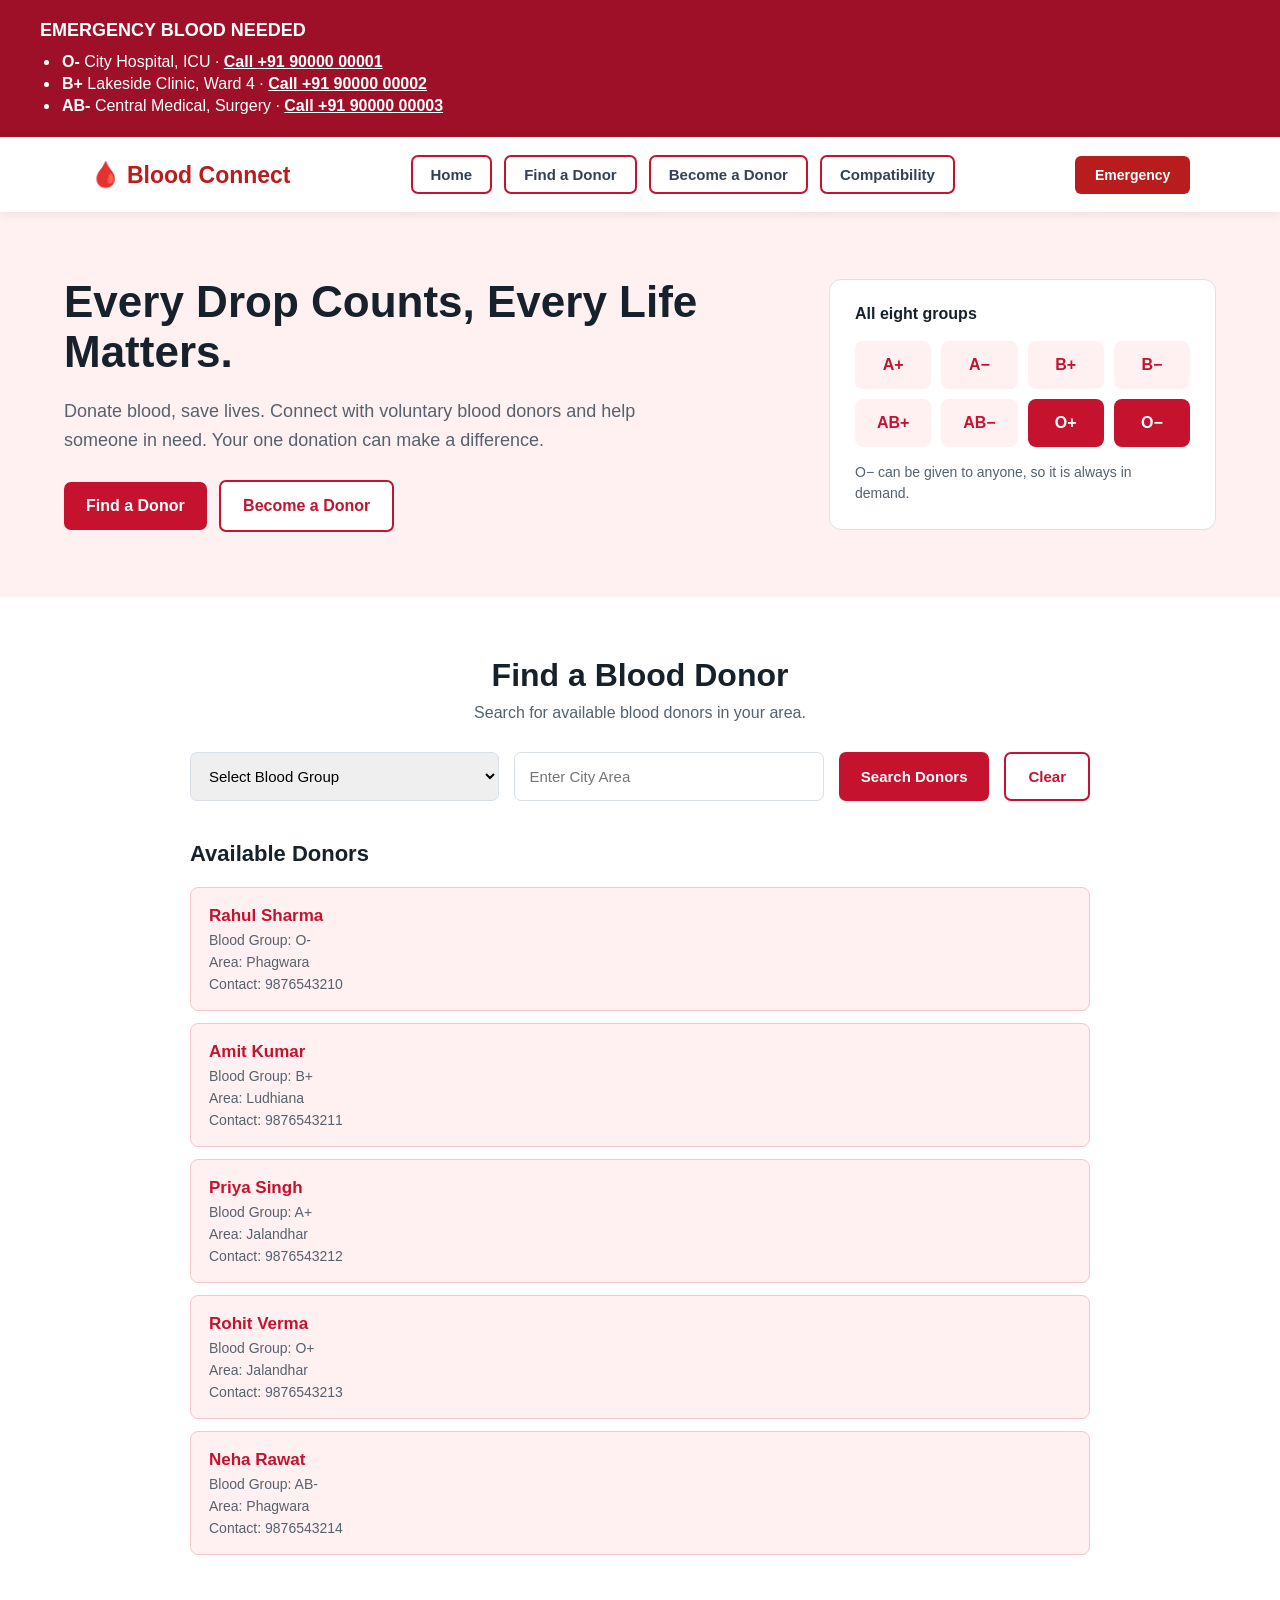
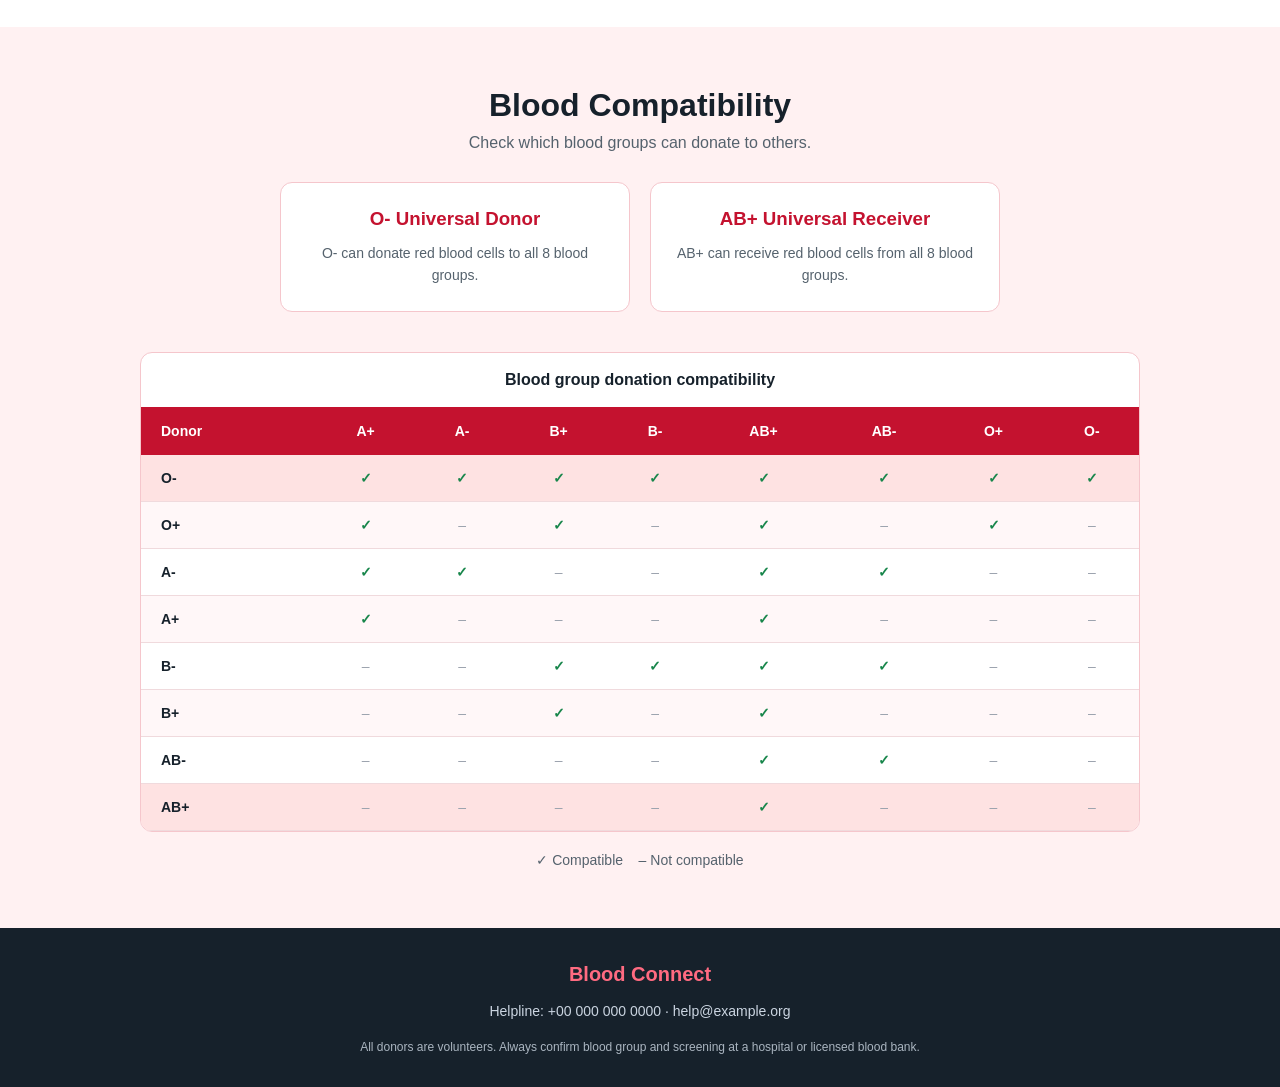
<file: index.html>
<!DOCTYPE html>
<html lang="en">

<head>
    <meta charset="UTF-8">
    <meta name="viewport" content="width=device-width, initial-scale=1.0">
    <title>Blood Connect</title>
    <link rel="stylesheet" href="style.css">
</head>

<body>

    <!-- Emergency Blood Request Section -->
    <section class="emergency" id="emergency">

        <div class="emergency-inner">

            <p class="emergency-label">
                EMERGENCY BLOOD NEEDED
            </p>

            <ul class="emergency-list">

                <li>
                    <strong>O-</strong>
                    City Hospital, ICU ·
                    <a href="tel:+919000000001">Call +91 90000 00001</a>
                </li>

                <li>
                    <strong>B+</strong>
                    Lakeside Clinic, Ward 4 ·
                    <a href="tel:+919000000002">Call +91 90000 00002</a>
                </li>

                <li>
                    <strong>AB-</strong>
                    Central Medical, Surgery ·
                    <a href="tel:+919000000003">Call +91 90000 00003</a>
                </li>

            </ul>

        </div>

    </section>

    <!-- Navigation Bar -->
    <header>
        <nav class="navbar">

            <!-- Website Logo -->
            <div class="logo">
                <span>🩸</span> Blood Connect
            </div>

            <!-- Navigation Links -->
            <ul class="nav-links">
                <li><a href="#home">Home</a></li>
                <li><a href="#find-donor">Find a Donor</a></li>
                <li><a href="register.html">Become a Donor</a></li>
                <li><a href="#compatibility">Compatibility</a></li>
            </ul>

            <!-- Emergency Button -->
            <a href="#emergency" class="emergency-btn">
                Emergency
            </a>

        </nav>
    </header>

    <!-- Main Content -->
    <main>

        <!-- Home Section -->
        <section class="home" id="home">

            <div class="home-text">

                <h1>Every Drop Counts, Every Life Matters.</h1>

                <p>Donate blood, save lives. Connect with voluntary blood donors
                    and help someone in need. Your one donation can make a difference.</p>

                <div class="home-buttons">

                    <a class="btn1" href="#find-donor">Find a Donor</a>

                    <a class="btn2" href="register.html">Become a Donor</a>

                </div>

            </div>

            <div class="home-types" aria-label="Blood groups">

                <p class="home-types-title">All eight groups</p>

                <ul class="type-grid">
                    <li>A+</li>
                    <li>A&minus;</li>
                    <li>B+</li>
                    <li>B&minus;</li>
                    <li>AB+</li>
                    <li>AB&minus;</li>
                    <li class="o">O+</li>
                    <li class="o">O&minus;</li>
                </ul>

                <p class="home-types-note">O&minus; can be given to anyone, so it is always in demand.</p>

            </div>

        </section>

        <!-- Find Donor Section -->
        <section class="find-donor" id="find-donor">

            <h2>Find a Blood Donor</h2>

            <p>Search for available blood donors in your area.</p>

            <form class="search-form" id="search-form">

                <select name="blood-group" id="blood-group">
                    <option value="">Select Blood Group</option>
                    <option value="A+">A+</option>
                    <option value="A-">A-</option>
                    <option value="B+">B+</option>
                    <option value="B-">B-</option>
                    <option value="AB+">AB+</option>
                    <option value="AB-">AB-</option>
                    <option value="O+">O+</option>
                    <option value="O-">O-</option>
                </select>

                <input type="text" name="city-area" id="city-area" placeholder="Enter City Area">

                <button type="submit">Search Donors</button>
                <button type="reset">Clear</button>

            </form>

            <!-- Donor Search Results -->
            <div class="donor-results" id="donor-results">

                <h3>Available Donors</h3>

                <ul class="donor-list" id="donor-list">

                    <!-- JavaScript will add donor details here -->
                    <li>
                        <strong>Rahul Sharma</strong>
                        <p>Blood Group: O-</p>
                        <p>Area: Phagwara</p>
                        <p>Contact: 9876543210</p>
                    </li>

                    <li>
                        <strong>Amit Kumar</strong>
                        <p>Blood Group: B+</p>
                        <p>Area: Ludhiana</p>
                        <p>Contact: 9876543211</p>
                    </li>

                    <li>
                        <strong>Priya Singh</strong>
                        <p>Blood Group: A+</p>
                        <p>Area: Jalandhar</p>
                        <p>Contact: 9876543212</p>
                    </li>

                    <li>
                        <strong>Rohit Verma</strong>
                        <p>Blood Group: O+</p>
                        <p>Area: Jalandhar</p>
                        <p>Contact: 9876543213</p>
                    </li>

                    <li>
                        <strong>Neha Rawat</strong>
                        <p>Blood Group: AB-</p>
                        <p>Area: Phagwara</p>
                        <p>Contact: 9876543214</p>
                    </li>

                </ul>

            </div>

        </section>

        <!-- Blood Compatibility Section -->
        <section class="compatibility" id="compatibility">

            <h2>Blood Compatibility</h2>

            <p>Check which blood groups can donate to others.</p>

            <!-- Universal Donor and Receiver -->
            <div class="universal">

                <div class="u-card">
                    <h3>O- Universal Donor</h3>
                    <p>O- can donate red blood cells to all 8 blood groups.</p>
                </div>

                <div class="u-card">
                    <h3>AB+ Universal Receiver</h3>
                    <p>AB+ can receive red blood cells from all 8 blood groups.</p>
                </div>

            </div>

            <!-- Compatibility Table -->
            <div class="table-wrap">

                <table>

                    <caption>Blood group donation compatibility</caption>

                    <thead>
                        <tr>
                            <th>Donor</th>
                            <th>A+</th>
                            <th>A-</th>
                            <th>B+</th>
                            <th>B-</th>
                            <th>AB+</th>
                            <th>AB-</th>
                            <th>O+</th>
                            <th>O-</th>
                        </tr>
                    </thead>

                    <tbody>

                        <tr class="highlight">
                            <th>O-</th>
                            <td>✓</td>
                            <td>✓</td>
                            <td>✓</td>
                            <td>✓</td>
                            <td>✓</td>
                            <td>✓</td>
                            <td>✓</td>
                            <td>✓</td>
                        </tr>

                        <tr>
                            <th>O+</th>
                            <td>✓</td>
                            <td class="no">&ndash;</td>
                            <td>✓</td>
                            <td class="no">&ndash;</td>
                            <td>✓</td>
                            <td class="no">&ndash;</td>
                            <td>✓</td>
                            <td class="no">&ndash;</td>
                        </tr>

                        <tr>
                            <th>A-</th>
                            <td>✓</td>
                            <td>✓</td>
                            <td class="no">&ndash;</td>
                            <td class="no">&ndash;</td>
                            <td>✓</td>
                            <td>✓</td>
                            <td class="no">&ndash;</td>
                            <td class="no">&ndash;</td>
                        </tr>

                        <tr>
                            <th>A+</th>
                            <td>✓</td>
                            <td class="no">&ndash;</td>
                            <td class="no">&ndash;</td>
                            <td class="no">&ndash;</td>
                            <td>✓</td>
                            <td class="no">&ndash;</td>
                            <td class="no">&ndash;</td>
                            <td class="no">&ndash;</td>
                        </tr>

                        <tr>
                            <th>B-</th>
                            <td class="no">&ndash;</td>
                            <td class="no">&ndash;</td>
                            <td>✓</td>
                            <td>✓</td>
                            <td>✓</td>
                            <td>✓</td>
                            <td class="no">&ndash;</td>
                            <td class="no">&ndash;</td>
                        </tr>

                        <tr>
                            <th>B+</th>
                            <td class="no">&ndash;</td>
                            <td class="no">&ndash;</td>
                            <td>✓</td>
                            <td class="no">&ndash;</td>
                            <td>✓</td>
                            <td class="no">&ndash;</td>
                            <td class="no">&ndash;</td>
                            <td class="no">&ndash;</td>
                        </tr>

                        <tr>
                            <th>AB-</th>
                            <td class="no">&ndash;</td>
                            <td class="no">&ndash;</td>
                            <td class="no">&ndash;</td>
                            <td class="no">&ndash;</td>
                            <td>✓</td>
                            <td>✓</td>
                            <td class="no">&ndash;</td>
                            <td class="no">&ndash;</td>
                        </tr>

                        <tr class="highlight">
                            <th>AB+</th>
                            <td class="no">&ndash;</td>
                            <td class="no">&ndash;</td>
                            <td class="no">&ndash;</td>
                            <td class="no">&ndash;</td>
                            <td>✓</td>
                            <td class="no">&ndash;</td>
                            <td class="no">&ndash;</td>
                            <td class="no">&ndash;</td>
                        </tr>

                    </tbody>

                </table>

            </div>

            <p class="compatibility-note">
                ✓ Compatible &nbsp;&nbsp; &ndash; Not compatible
            </p>

        </section>

    </main>


    <footer class="site-footer">

        <p><strong>Blood Connect</strong></p>

        <p>Helpline: +00 000 000 0000 &middot; help@example.org</p>

        <p class="small">All donors are volunteers. Always confirm blood group and screening at a hospital or licensed
            blood bank.</p>

    </footer>

    <script src="script.js"></script>

</body>

</html>
</file>
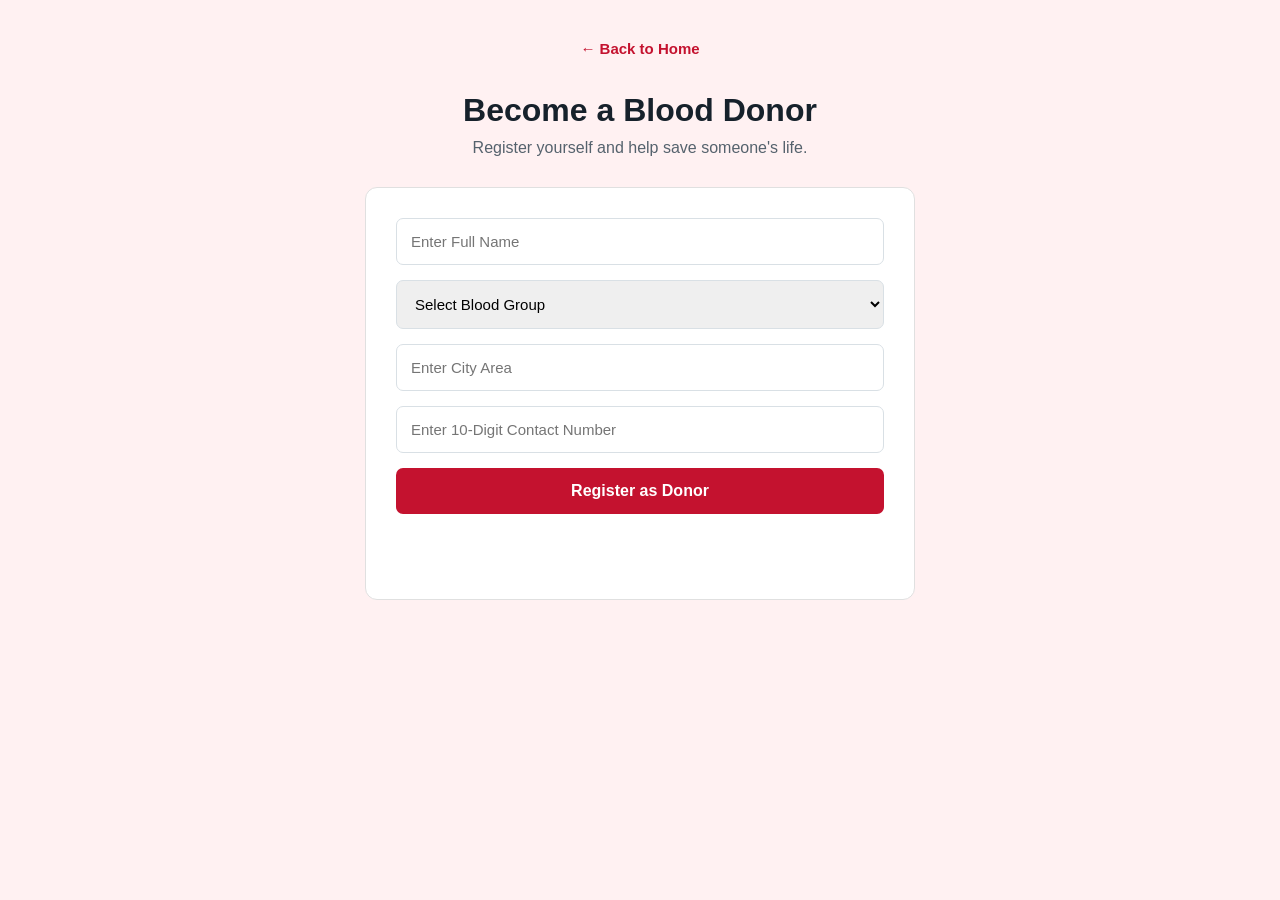
<file: register.html>
<!DOCTYPE html>
<html lang="en">

<head>
    <meta charset="UTF-8">
    <meta name="viewport" content="width=device-width, initial-scale=1.0">

    <title>Become a Blood Donor</title>

    <link rel="stylesheet" href="style.css">
</head>

<body>

    <!-- Donor Registration Section -->
    <section class="become-donor">

        <!-- Back to Home -->
        <a href="index.html" class="back-home">
            &larr; Back to Home
        </a>

        <h2>Become a Blood Donor</h2>

        <p>Register yourself and help save someone's life.</p>

        <!-- Registration Form -->
        <form class="donor-form" id="donor-form">

            <!-- Full Name -->
            <input type="text" id="donor-name" name="name" placeholder="Enter Full Name" required>

            <!-- Blood Group -->
            <select id="donor-blood" name="blood-group" required>

                <option value="">Select Blood Group</option>
                <option value="A+">A+</option>
                <option value="A-">A-</option>
                <option value="B+">B+</option>
                <option value="B-">B-</option>
                <option value="AB+">AB+</option>
                <option value="AB-">AB-</option>
                <option value="O+">O+</option>
                <option value="O-">O-</option>

            </select>

            <!-- City Area -->
            <input type="text" id="donor-area" name="area" placeholder="Enter City Area" required>

            <!-- Contact Number -->
            <input type="tel" id="donor-contact" name="contact" placeholder="Enter 10-Digit Contact Number"
                pattern="[0-9]{10}" maxlength="10" required>

            <!-- Submit Button -->
            <button type="submit">
                Register as Donor
            </button>

            <p id="success-message" class="success-message"></p>
            
        </form>

    </section>

    <script src="script.js"></script>

</body>

</html>
</file>
<file: style.css>
/* Remove default spacing */
* {
    margin: 0;
    padding: 0;
    box-sizing: border-box;
}

/* Website body */
body {
    font-family: Arial, sans-serif;
    background-color: #f8fafc;
}


/* Navigation Bar */
.navbar {
    display: flex;
    justify-content: space-between;
    align-items: center;
    gap: 16px;

    background-color: white;
    padding: 18px 7%;


    box-shadow: 0 2px 10px rgba(0, 0, 0, 0.08);
}

header {
    position: sticky;
    top: 0;
    z-index: 1000;
}

#home,
#find-donor,
#compatibility {
    scroll-margin-top: 96px;
}

/* Logo */
.logo {
    font-size: 23px;
    font-weight: bold;
    color: #b91c1c;
}

.logo span {
    font-size: 25px;
}

/* Navigation Links */
.nav-links {
    display: flex;
    flex-wrap: wrap;
    list-style: none;
    gap: 12px;
}

/* Every nav link sits inside its own box */
.nav-links a {
    display: inline-block;
    text-decoration: none;
    color: #334155;
    background-color: white;
    font-size: 15px;
    font-weight: 600;
    white-space: nowrap;
    transition: 0.3s;
    border-radius: 7px;
    border: 2px solid #c4122f;
    padding: 9px 18px;
}

.nav-links a:hover,
.nav-links a.active {
    background-color: #c4122f;
    color: white;
}

/* Emergency Button */
.emergency-btn {
    background-color: #b91c1c;
    color: white;
    text-decoration: none;

    padding: 11px 20px;
    border-radius: 6px;

    font-size: 14px;
    font-weight: bold;

    transition: 0.3s;
}

.emergency-btn:hover {
    background-color: #991b1b;
}

.emergency {
    background-color: #9d1027;
    padding: 20px;
    color: white;
}

.emergency-inner {
    max-width: 1200px;
    margin: 0 auto;
}

.emergency-label {
    font-size: 18px;
    font-weight: bold;
    margin-bottom: 10px;
}

.emergency-list {
    padding-left: 20px;
}

.emergency-list li {
    padding: 2px;
}

.emergency-list a {
    color: white;
    font-weight: bold;
    text-decoration: underline;
}

/* Home Section */
.home {
    background-color: #fff1f2;
    padding: 65px 5%;
    display: flex;
    justify-content: space-between;
    align-items: center;
    gap: 40px;
}

/* Left Side */
.home-text {
    max-width: 650px;
}

.home-text h1 {
    font-size: 44px;
    color: #16212b;
    margin-bottom: 20px;
}

.home-text p {
    font-size: 18px;
    color: #55626d;
    line-height: 1.6;
    margin-bottom: 25px;
}

/* Home Buttons */
.home-buttons a {
    display: inline-block;
    padding: 15px 22px;
    margin-right: 8px;
    border-radius: 7px;
    text-decoration: none;
    font-weight: bold;
}

.home-buttons .btn1 {
    background-color: #c4122f;
    color: white;
}

.home-buttons .btn2 {
    background-color: white;
    color: #c4122f;
    border: 2px solid #c4122f;
}

/* Blood Groups Card */
.home-types {
    background-color: white;
    width: 387px;
    padding: 25px;
    border: 1px solid #e0e0e0;
    border-radius: 12px;
    flex-shrink: 0;
}

.home-types-title {
    font-size: 16px;
    font-weight: bold;
    color: #16212b;
    margin-bottom: 18px;
}

/* Blood Group Grid */
.type-grid {
    display: grid;
    grid-template-columns: repeat(4, 1fr);
    gap: 10px;
    list-style: none;
    padding: 0;
    margin: 0;
}

.type-grid li {
    background-color: #fff1f2;
    color: #c4122f;
    padding: 15px 5px;
    text-align: center;
    font-weight: bold;
    border-radius: 8px;
}

.type-grid .o {
    background-color: #c4122f;
    color: white;
}

/* Blood Group Note */
.home-types-note {
    color: #55626d;
    font-size: 14px;
    line-height: 1.5;
    margin-top: 15px;
}

/* Find Donor Section */
.find-donor {
    background-color: white;
    padding: 60px 5%;
    text-align: center;
}

.find-donor h2 {
    font-size: 32px;
    color: #16212b;
    margin-bottom: 10px;
}

.find-donor p {
    font-size: 16px;
    color: #55626d;
    margin-bottom: 30px;
}

/* Search Form */
.search-form {
    max-width: 900px;
    margin: 0 auto;
    display: flex;
    justify-content: center;
    gap: 15px;
}

/* Dropdown and Input */
.search-form select,
.search-form input {
    flex: 1;
    padding: 14px;
    font-size: 15px;
    border: 1px solid #d9e0e5;
    border-radius: 7px;
    outline: none;
}

/* Focus Effect */
.search-form select:focus,
.search-form input:focus {
    border-color: #c4122f;
}

/* Search Button */
.search-form button {
    background-color: #c4122f;
    color: white;
    padding: 14px 22px;
    border: none;
    border-radius: 7px;
    font-size: 15px;
    font-weight: bold;
    cursor: pointer;
}

.search-form button:hover {
    background-color: #9a0d24;
}

/* Donor Results Section */
.donor-results {
    max-width: 900px;
    margin: 40px auto 0;
    text-align: left;
}

.donor-results h3 {
    font-size: 22px;
    color: #16212b;
    margin-bottom: 20px;
}

/* Donor List */
.donor-list {
    list-style: none;
    padding: 0;
    margin: 0;
}

/* Individual Donor */
.donor-list li {
    background-color: #fff1f2;
    padding: 18px;
    margin-bottom: 12px;
    border: 1px solid #f5c6cc;
    border-radius: 8px;
    color: #16212b;
}

/* Donor Details */
.donor-list li strong {
    font-size: 17px;
    color: #c4122f;
}

.donor-list li p {
    font-size: 14px;
    color: #55626d;
    margin: 6px 0 0;
}

/* Registration Page */
.become-donor {
    background-color: #fff1f2;
    min-height: 100vh;
    padding: 40px 5%;
    text-align: center;
    box-sizing: border-box;
}

/* Back to Home Link */
.back-home {
    display: inline-block;
    color: #c4122f;
    text-decoration: none;
    font-size: 15px;
    font-weight: bold;
    margin-bottom: 35px;
}

.back-home:hover {
    color: #9a0d24;
}

/* Heading */
.become-donor h2 {
    font-size: 32px;
    color: #16212b;
    margin-bottom: 10px;
}

.become-donor p {
    font-size: 16px;
    color: #55626d;
    margin-bottom: 30px;
}

/* Registration Form */
.donor-form {
    max-width: 550px;
    margin: 0 auto;
    padding: 30px;
    background-color: white;
    border: 1px solid #e0e0e0;
    border-radius: 12px;
    display: flex;
    flex-direction: column;
    gap: 15px;
    box-sizing: border-box;
}

/* Input Fields */
.donor-form input,
.donor-form select {
    width: 100%;
    padding: 14px;
    font-size: 15px;
    border: 1px solid #d9e0e5;
    border-radius: 7px;
    outline: none;
    box-sizing: border-box;
}

/* Input Focus */
.donor-form input:focus,
.donor-form select:focus {
    border-color: #c4122f;
}

/* Register Button */
.donor-form button {
    background-color: #c4122f;
    color: white;
    padding: 14px;
    border: none;
    border-radius: 7px;
    font-size: 16px;
    font-weight: bold;
    cursor: pointer;
}

.search-form button[type="reset"] {
    background-color: white;
    color: #c4122f;
    border: 2px solid #c4122f;
}

.donor-form button:hover {
    background-color: #9a0d24;
}

/* Success Message */
.donor-form p {
    color: green;
    font-size: 15px;
    font-weight: bold;
    margin-top: 10px;
}

/* Blood Compatibility Section */
.compatibility {
    background-color: #fff1f2;
    padding: 60px 5%;
    text-align: center;
}

.compatibility h2 {
    font-size: 32px;
    color: #16212b;
    margin-bottom: 10px;
}

.compatibility>p {
    color: #55626d;
    font-size: 16px;
    margin-bottom: 30px;
}

/* Universal Donor and Receiver Cards */
.universal {
    display: flex;
    justify-content: center;
    gap: 20px;
    margin-bottom: 40px;
}

.u-card {
    background-color: white;
    max-width: 350px;
    flex: 1;
    padding: 25px;
    border: 1px solid #f5c6cc;
    border-radius: 12px;
}

.u-card h3 {
    color: #c4122f;
    margin-bottom: 12px;
}

.u-card p {
    color: #55626d;
    font-size: 14px;
    line-height: 1.6;
}

/* Table Container */
.table-wrap {
    max-width: 1000px;
    margin: 0 auto;
    overflow-x: auto;
    background-color: white;
    border-radius: 12px;
    border: 1px solid #f5c6cc;
}

/* Table */
.compatibility table {
    width: 100%;
    border-collapse: collapse;
    min-width: 650px;
}

/* Table Caption */
.compatibility caption {
    padding: 18px;
    color: #16212b;
    font-size: 16px;
    font-weight: bold;
}

/* Table Header */
.compatibility thead th {
    background-color: #c4122f;
    color: white;
    padding: 16px 12px;
    font-size: 14px;
}

/* First Header Cell */
.compatibility thead th:first-child {
    text-align: left;
    padding-left: 20px;
}

/* Table Body Cells */
.compatibility tbody td,
.compatibility tbody th {
    padding: 15px 12px;
    border-bottom: 1px solid #f0dadd;
    text-align: center;
    font-size: 14px;
}

/* Blood Group Names */
.compatibility tbody th {
    color: #16212b;
    text-align: left;
    padding-left: 20px;
}

/* Alternate Row Colors */
.compatibility tbody tr:nth-child(even) {
    background-color: #fff7f8;
}

/* Highlight O- and AB+ Rows */
.compatibility tbody tr.highlight {
    background-color: #fee2e2;
    font-weight: bold;
}

/* Compatible Marks */
.compatibility tbody td {
    color: #18864b;
    font-weight: bold;
}

/* Not Compatible Marks */
.compatibility tbody td.no {
    color: #9ca3af;
    font-weight: normal;
}

/* Table Hover */
.compatibility tbody tr:hover {
    background-color: #fce7eb;
}

/* Compatibility Note */
.compatibility .compatibility-note {
    margin: 20px 0 0;
    font-size: 14px;
    color: #55626d;
}

/* Footer Section */
.site-footer {
    background-color: #16212b;
    color: white;
    text-align: center;
    padding: 30px 5%;
}

/* Footer Text */
.site-footer p {
    color: #cbd5e1;
    font-size: 14px;
    margin-bottom: 10px;
    line-height: 1.6;
}

/* Website Name */
.site-footer strong {
    color: #ff6b81;
    font-size: 20px;
}

/* Small Disclaimer */
.site-footer .small {
    font-size: 12px;
    color: #aab5c0;
    margin-top: 15px;
    margin-bottom: 0;
}

@media (max-width: 768px) {
    .navbar {
        flex-wrap: wrap;
        gap: 12px;
    }

    .nav-links {
        flex-wrap: wrap;
        gap: 8px;
    }

    .nav-links a {
        padding: 7px 12px;
        font-size: 14px;
    }

    .home {
        flex-direction: column;
    }

    .home-types {
        width: 100%;
    }

    .search-form,
    .universal {
        flex-direction: column;
    }
}
</file>
